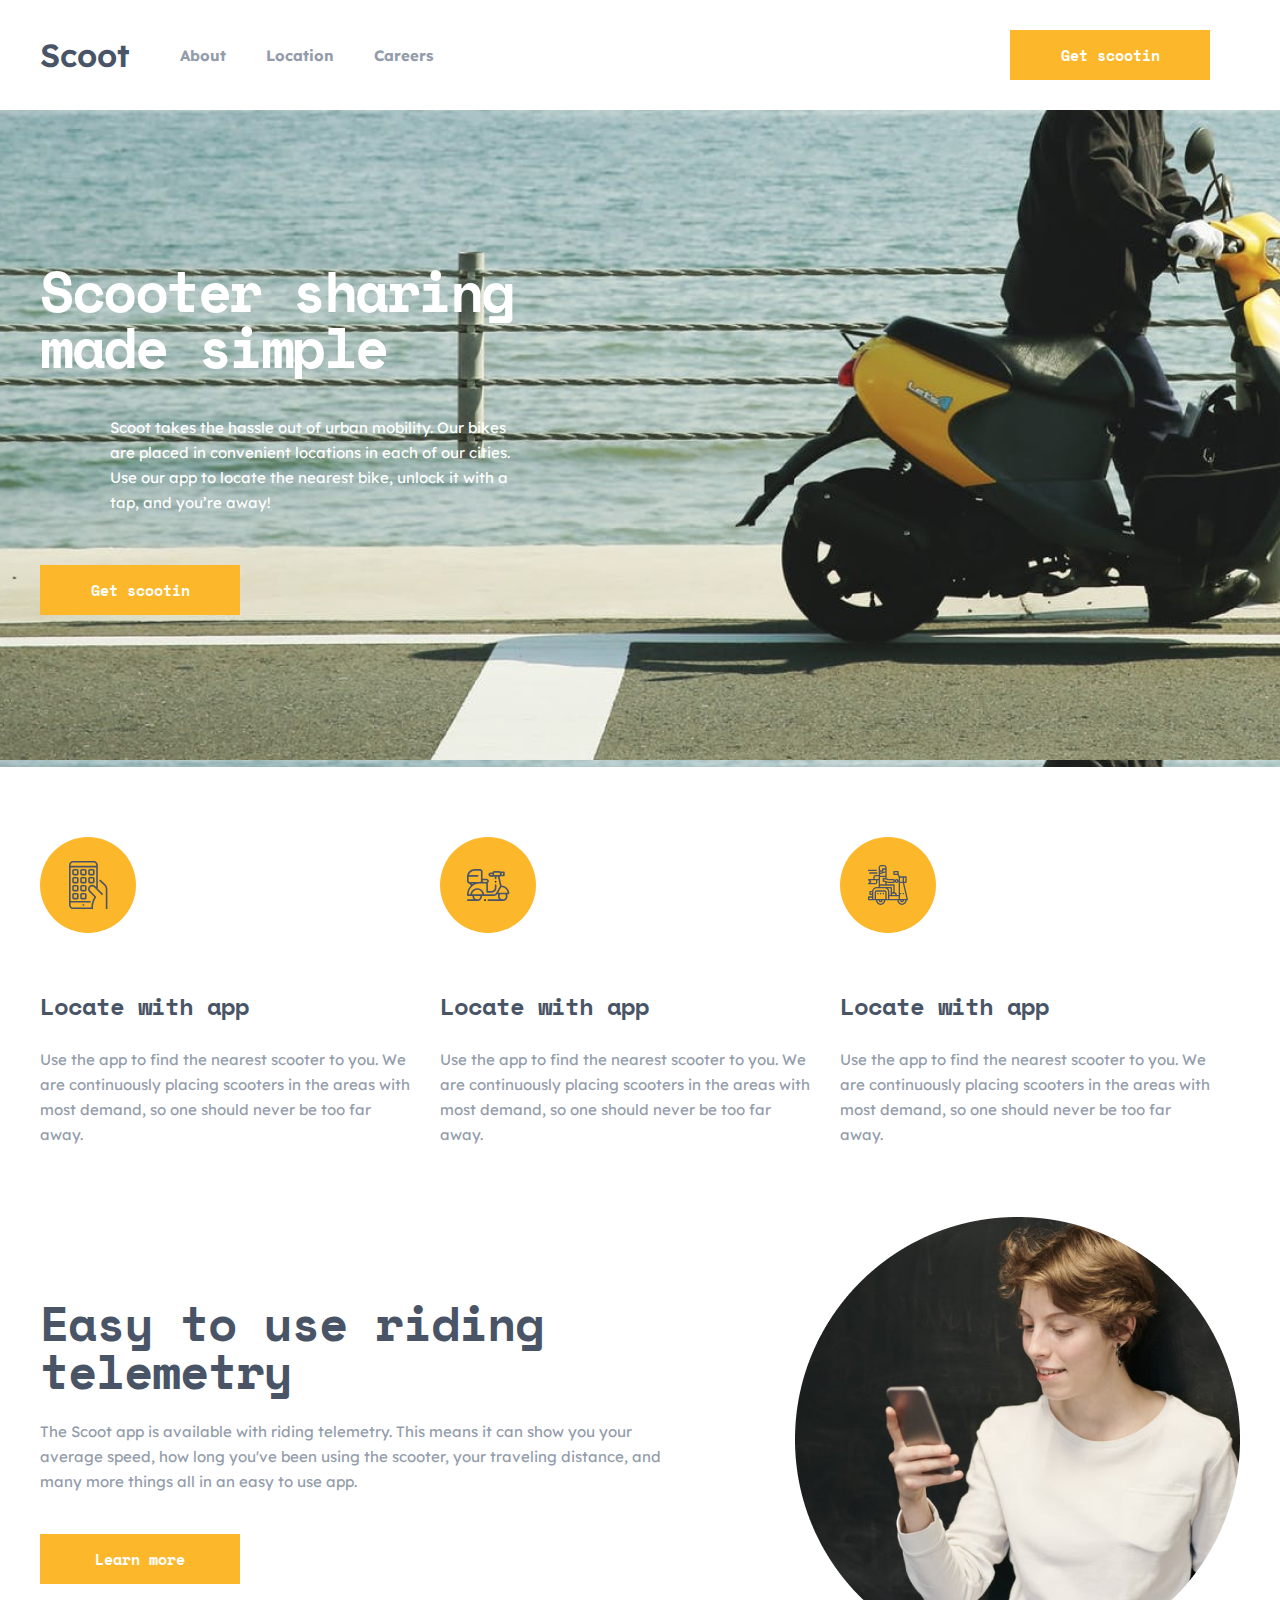
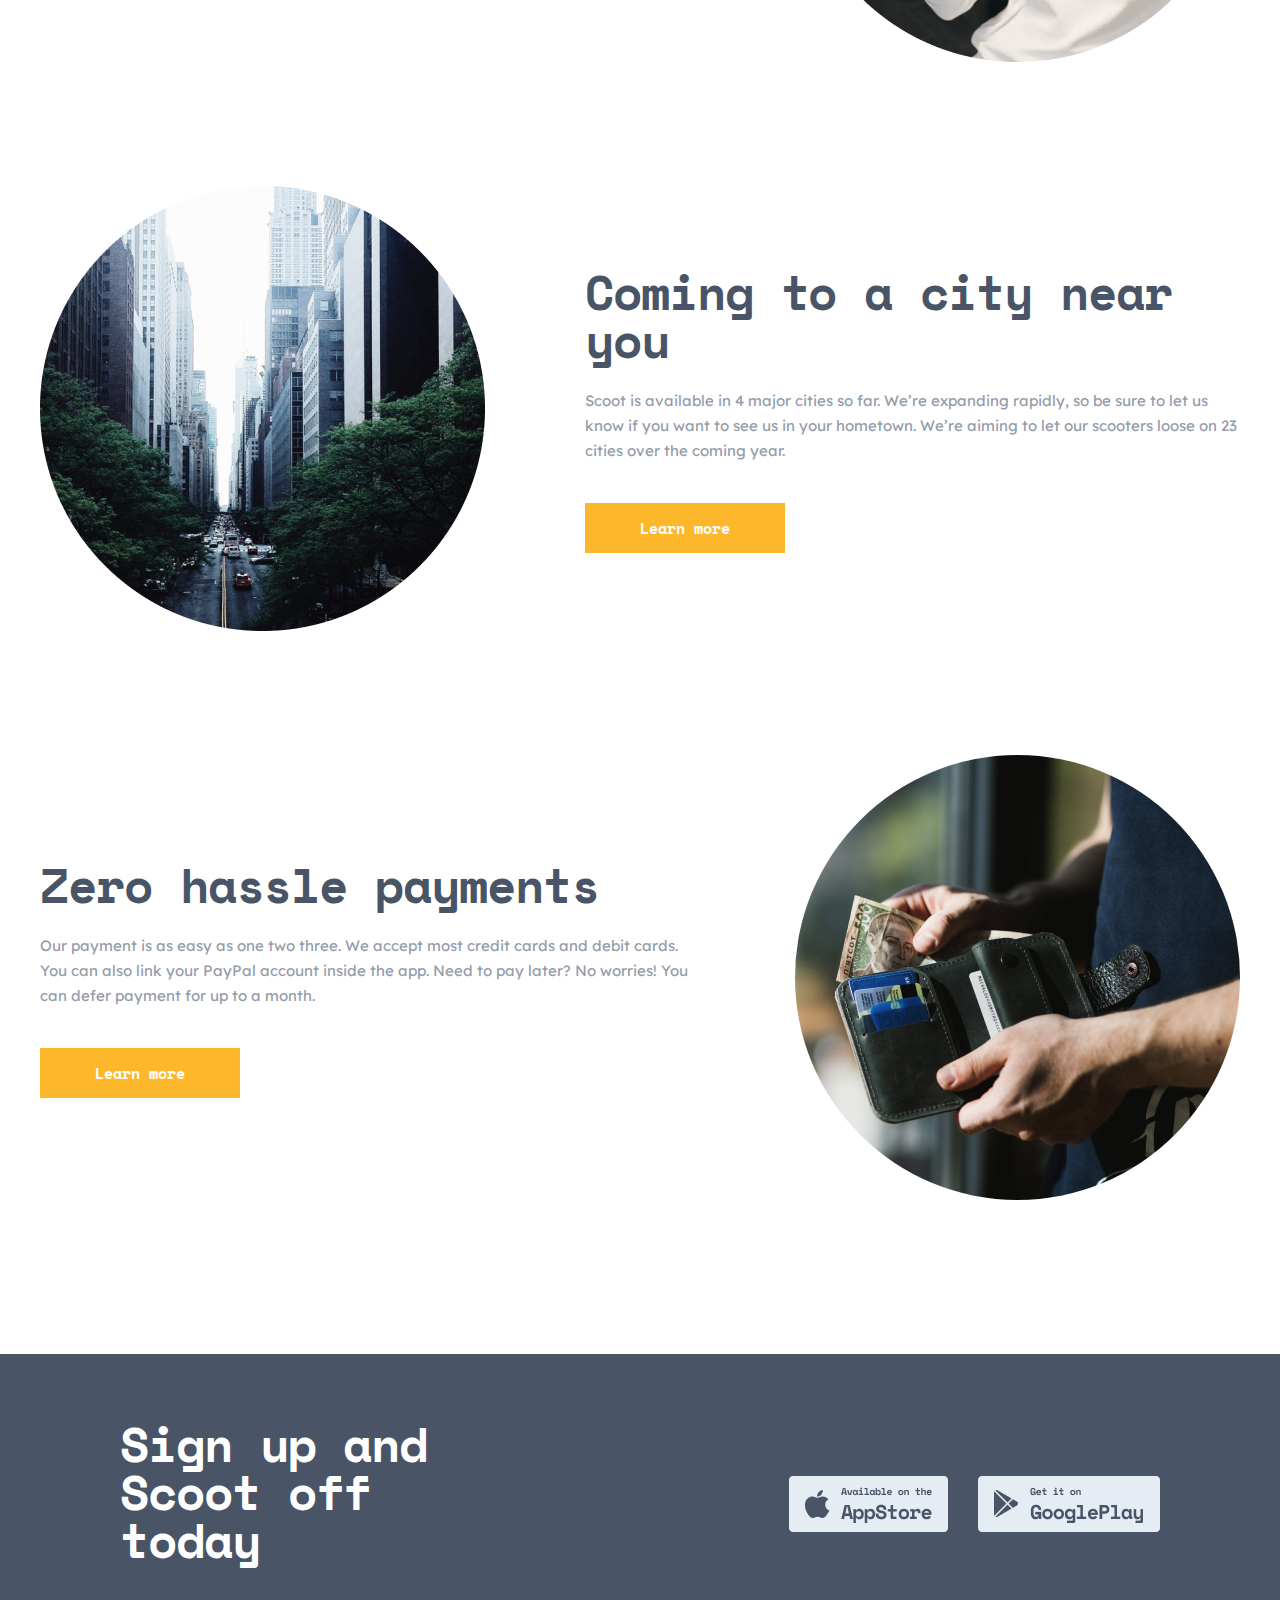
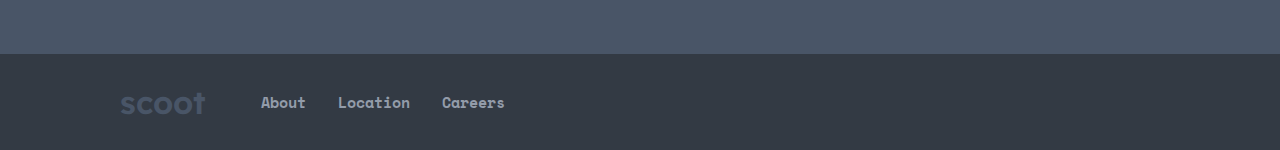
<file: lesson22/index.html>
<!DOCTYPE html>
<html lang="en">
<head>
     <meta charset="UTF-8">
     <meta name="viewport" content="width=device-width, initial-scale=1.0">
     <title>Document</title>
     <link rel="stylesheet" href="./main.css">
     <link rel="stylesheet"
      href="https://cdnjs.cloudflare.com/ajax/libs/font-awesome/6.4.2/css/all.min.css"
      integrity="sha512-z3gLpd7yknf1YoNbCzqRKc4qyor8gaKU1qmn+CShxbuBusANI9QpRohGBreCFkKxLhei6S9CQXFEbbKuqLg0DA=="
      crossorigin="anonymous"
      referrerpolicy="no-referrer"
    />
</head>
<body>
     <!-- Header -->
     <header class="header">
          <div class="container header-container">
               <div class="row">
                    <a href="./index.html"><h1 class="logo">scoot</h1></a>
                    <ul class="nav">
                         <li><a href="about.html">about</a></li>
                         <li><a href="#">location</a></li>
                         <li><a href="#">careers</a></li>
                    </ul>
               </div>
               <button class="main-btn">Get scootin</button>
          </div>
     </header>

     <!-- Home -->
     <section class="home">
          <div class="home-bg">
               <div class="container">
                    <div class="home-content">
                         <h1>Scooter sharing <br> made simple</h1>
                         <p>Scoot takes the hassle out of urban mobility. Our bikes <br> are placed in convenient locations in each of our cities. <br> Use our app to locate the nearest bike, unlock it with a <br>tap, and you’re away!</p>
                         <div class="main-btn">Get scootin</div>
                    </div>
               </div>
          </div>
     </section>

     <section class="info">
          <div class="container info-container">
               <div class="info-cards">
                    <div class="info-card">
                         <img src="./img/Group 8.svg" alt="">
                         <h3>Locate with app</h3>
                         <p>Use the app to find the nearest scooter to you. We are continuously placing scooters in the areas with most demand, so one should never be too far away. </p>
                    </div>
                    <div class="info-card">
                         <img src="./img/Group 9.svg" alt="">
                         <h3>Locate with app</h3>
                         <p>Use the app to find the nearest scooter to you. We are continuously placing scooters in the areas with most demand, so one should never be too far away. </p>
                    </div>
                    <div class="info-card">
                         <img src="./img/Group 10.svg" alt="">
                         <h3>Locate with app</h3>
                         <p>Use the app to find the nearest scooter to you. We are continuously placing scooters in the areas with most demand, so one should never be too far away. </p>
                    </div>
               </div>
          </div>
     </section>

     <!-- Items -->
     <section class="items">
          <div class="container items-container">
               <div class="items-card">
                    <div class="items-card__content">
                         <h3>Easy to use
                              riding telemetry</h3>
                              <p>The Scoot app is available with riding telemetry. This means it can show you your average speed, how long you've been using the scooter, your traveling distance, and many more things all in an easy to use app.</p>
                              <button class="main-btn">Learn more</button>
                    </div>
                    <div class="items-card__img">
                         <img src="./img/Group 33.jpg" alt="">
                    </div>
               </div>

               <div class="items-card">
                    <div class="items-card__img">
                         <img src="./img/Bitmap Copy.jpg" alt="">
                    </div>
                    <div class="items-card__content">
                         <h3>Coming to a city near you</h3>
                         <p>Scoot is available in 4 major cities so far. We’re expanding rapidly, so be sure to let us know if you want to see us in your hometown. We’re aiming to let our scooters loose on 23 cities over the coming year.</p>
                         <button class="main-btn">Learn more</button>
                    </div>
               </div>

               <div class="items-card">
                    <div class="items-card__content">
                         <h3>Zero hassle payments</h3>
                              <p>Our payment is as easy as one two three. We accept most credit cards and debit cards. You can also link your PayPal account inside the app. Need to pay later? No worries! You can defer payment for up to a month.</p>
                              <button class="main-btn">Learn more</button>
                    </div>
                    <div class="items-card__img">
                         <img  src="./img/Bitmap (2).png" alt="" class="bitmap">
                    </div>
               </div>
          </div>
     </section>

     <!-- Footer -->
     <footer class="footer">
          <d
          iv class=" footer-container">
               <div class="footer-content">
                    <h3>Sign up and Scoot off today</h3>
                    <div class="footer-images">
                         <img src="./img/Group 28.png" alt="">
                         <img src="./img/Group 28 Copy.png" alt="">
                    </div>
               </div>

               <div class="footer-nav">
                    <div class="footer-row">
                         <h3 class="logo">scoot</h3>
                    <ul class="footer-navbar">
                         <li><a href="#">about</a></li>
                         <li><a href="#">location</a></li>
                         <li><a href="#">careers</a></li>
                    </ul>
                    </div> 

                    <div class="footer-icons">
                         <i class="fa-brands fa-square-facebook"></i>
                         <i class="fa-brands fa-twitter"></i>
                         <i class="fa-brands fa-instagram"></i>
                    </div>
               </div>
          </d>
     </footer>
</body>
</html>
</file>
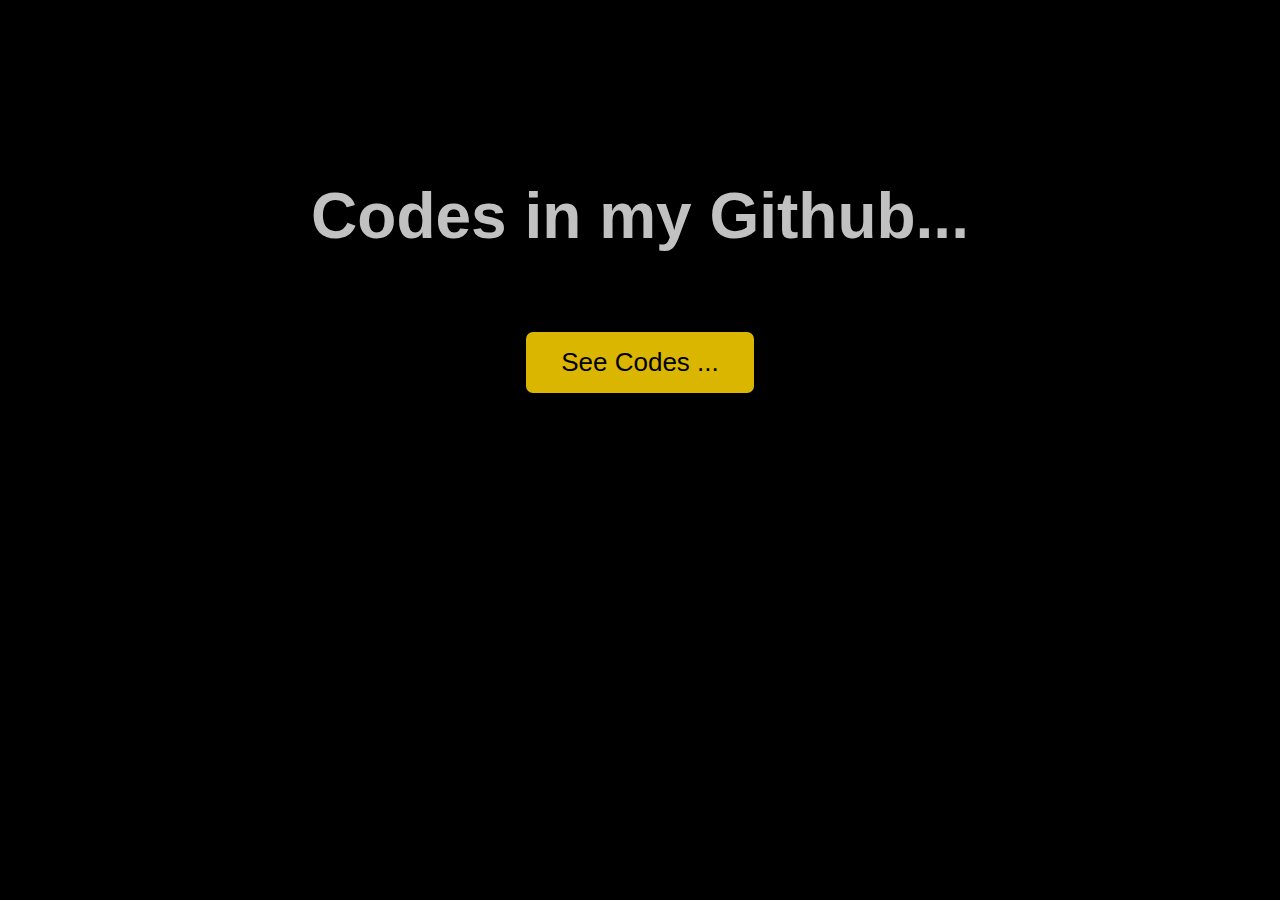
<file: Lesson26/index.html>
<!DOCTYPE html>
<html lang="en">
<head>
     <meta charset="UTF-8">
     <meta name="viewport" content="width=device-width, initial-scale=1.0">
     <title>Javascript</title>
     <script src="main.js"></script>
</head>
<body>
     <h1>Codes in my Github...</h1>
     <button><a href=""></a>See Codes ...</button>

     <style>
          a {
               list-style: none;
               text-decoration: none;
          }

          button {
               background-color: #dab600;
               outline: none;
               border: none;
               border-radius: 7px;
               padding: 15px 35px;
               color: #000;
               font-size: 26px;
               font-weight: 500;
          }
          button:hover {
               background-color: #000 ;
               color: #dab600;
               border: 1px solid #dab600;
               transition: all .4s ease-in-out;
               cursor: pointer;
          }
          body {
               display: flex;
               align-items: center;
               justify-content: center;
               max-height: 100vh;
               background-color: #000;
               margin-top: 150px;
               flex-direction: column;
               gap: 50px;
               font-family: sans-serif;
          }

          h1 {
               font-weight: 900;
               font-size: 64px;
               color: #c1c1c1;
               line-height: 46px;
          }
     </style>
</body>
</html>
</file>
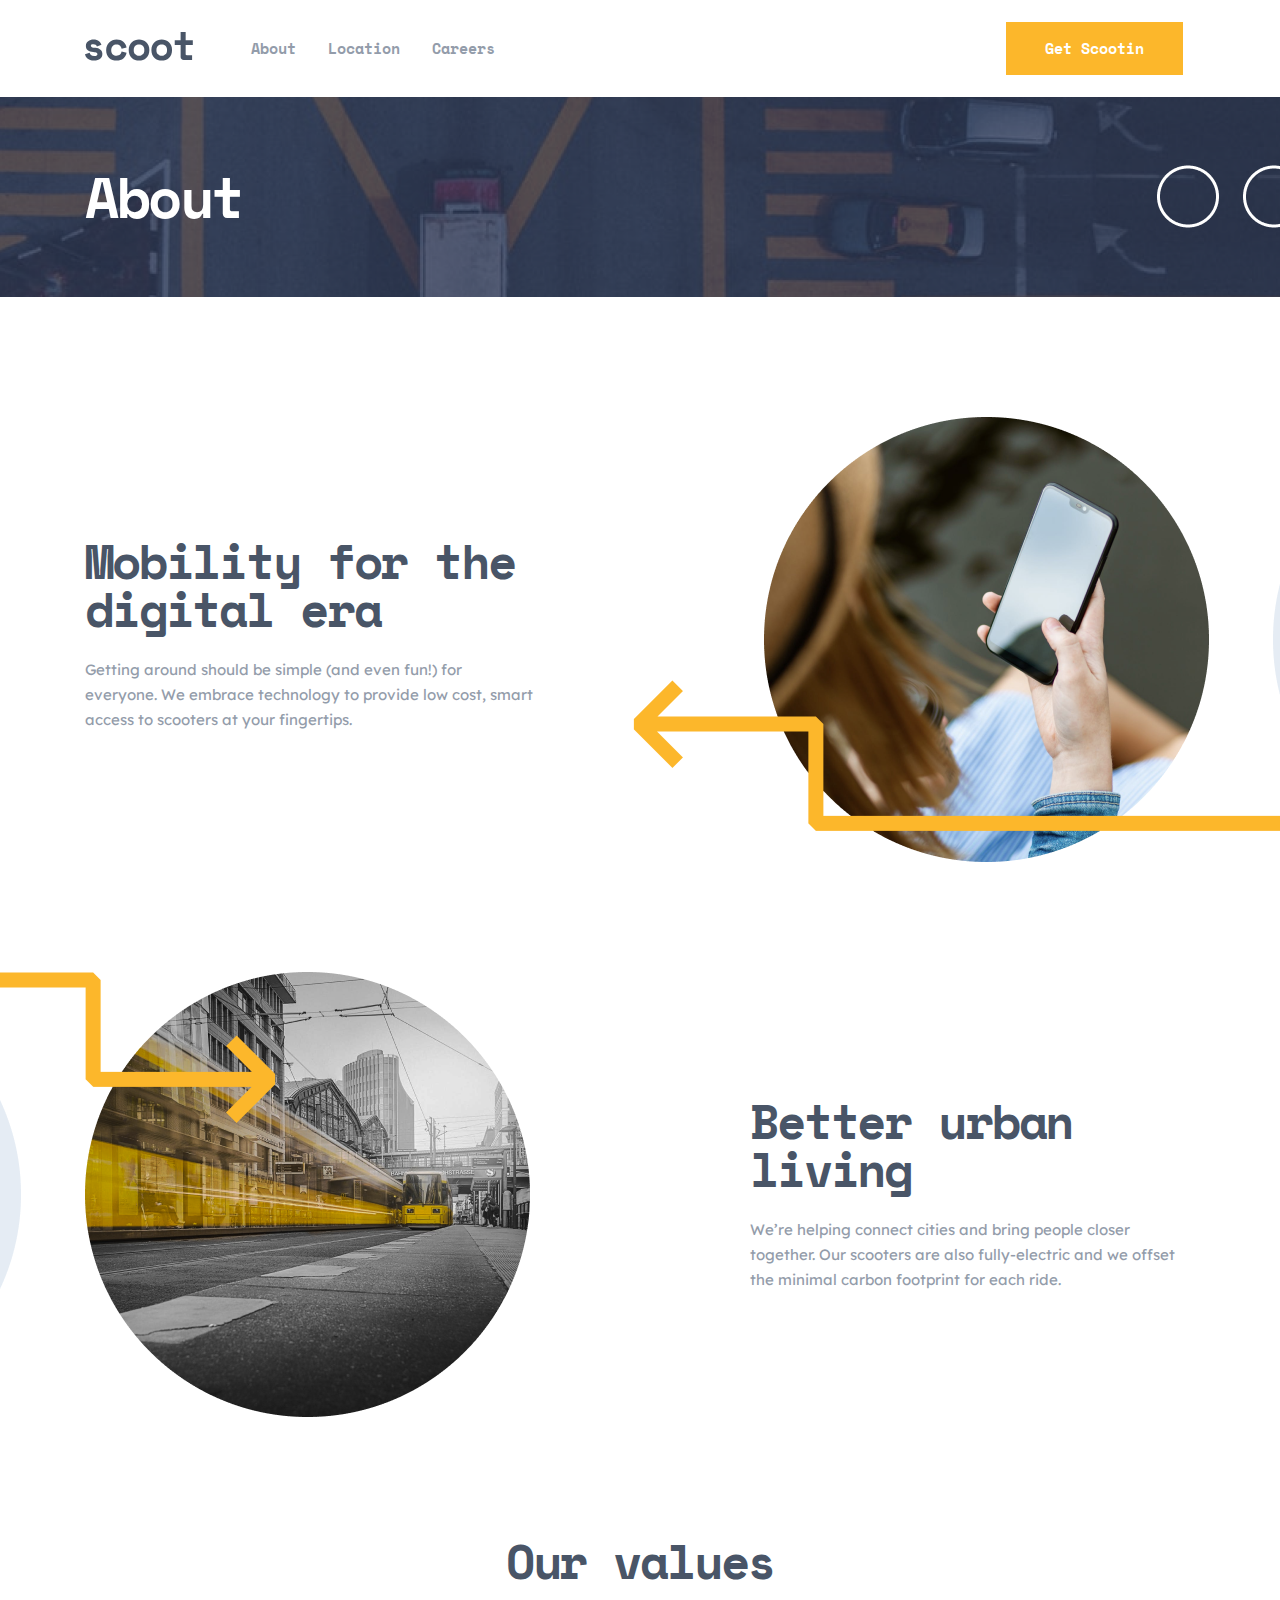
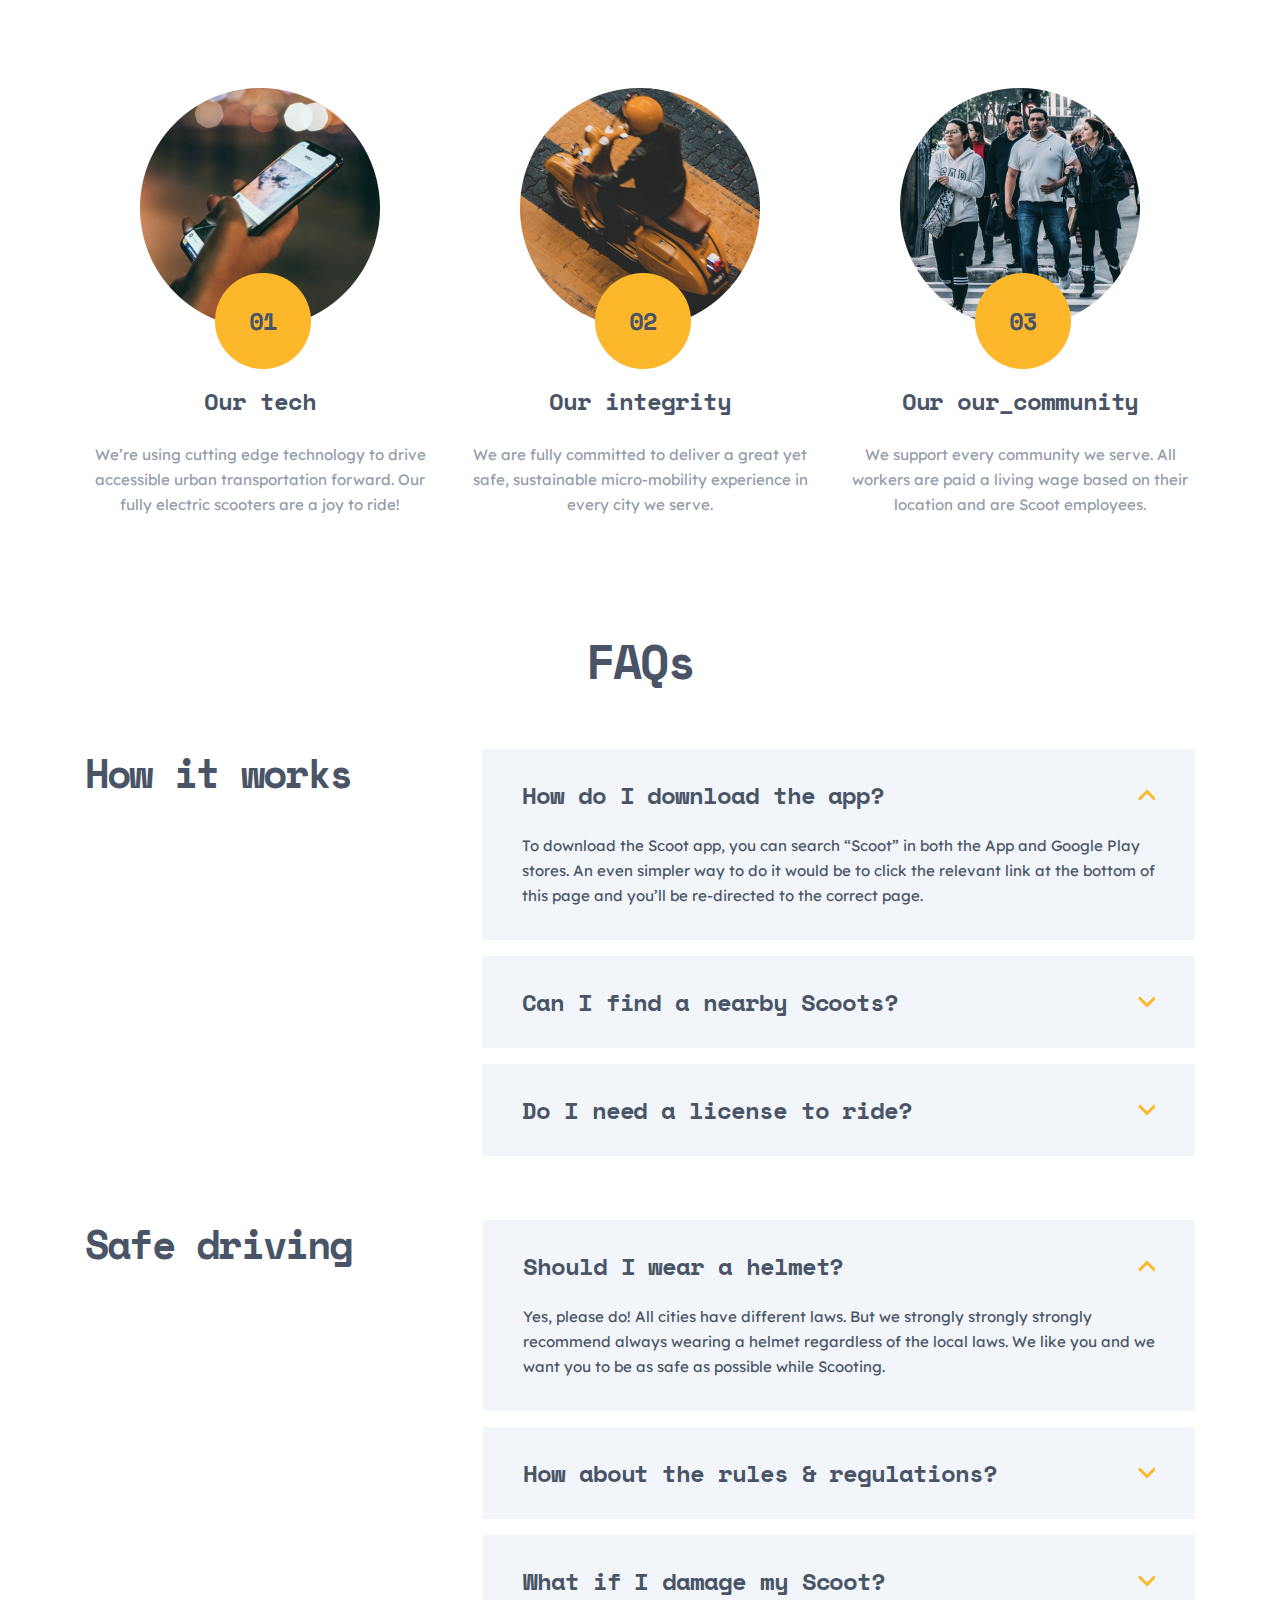
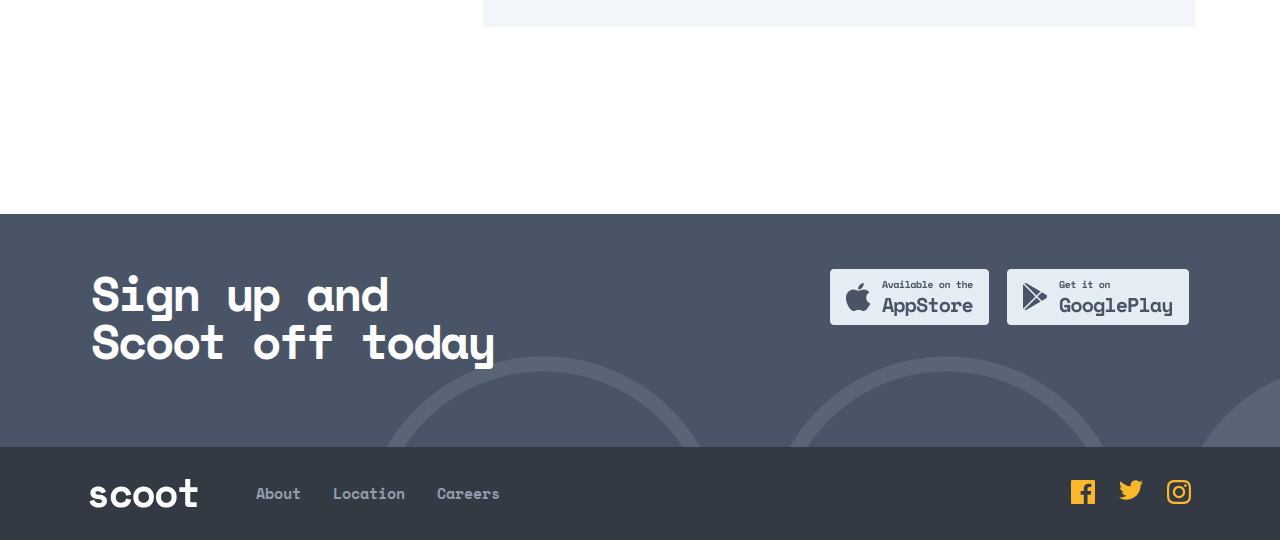
<file: lesson22/about.html>
<!DOCTYPE html>
<html lang="en">
<head>
    <meta charset="UTF-8">
    <meta name="viewport" content="width=device-width, initial-scale=1.0">
    <link rel="stylesheet" href="./about.css">
    <title>About Page</title>
</head>
<body>
    <header class="header">
        <div class="container header_container">
             <div class="header_row">
                   <a href="./index.html"> <img src="./img/header_logo.svg" alt="header_logo"></a>
                  <ul class="header_menu">
                       <li><a class="header_link" href="#">About</a></li>
                       <li><a class="header_link" href="#">Location</a></li>
                       <li><a class="header_link" href="#">Careers</a></li>
                  </ul>
             </div>
             <button class="header_btn">Get Scootin</button>
        </div>
   </header>
   <main>
        <section class="about_section">
            <div class="container">
                <h1>About</h1>
            </div>
        </section>
        <section class="mobility_section">
            <div class="container mobility_container">
                <div class="mobility_card">
                    <div class="mobility_box">
                        <h1>Mobility for the <br> digital era</h1>
                        <p>Getting around should be simple (and even fun!) for <br> everyone. We embrace technology to provide low cost, smart <br> access to scooters at your fingertips.</p>
                    </div>
                    <div class="mobility_box_img">
                        <img src="./img/mobility_img.png" alt="mobility_img">
                    </div>
                </div>
            </div>
        </section>
        <section class="urban_section">
            <div class="container">
                <div class="urban_card">
                    <div class="urban_box_img">
                        <img src="./img/better_img.png" alt="better_img">
                    </div>
                    <div class="urban_box">
                        <h1>Better urban <br> living</h1>
                        <p>We’re helping connect cities and bring people closer <br> together. Our scooters are also fully-electric and we offset <br> the minimal carbon footprint for each ride.</p>
                    </div>
                </div>
            </div>
        </section>
        <section class="values_section">
            <div class="container values_container">
                <h1>Our values</h1>
                <div class="values_card">
                    <div class="values_box">
                        <img class="main_img" src="./img/our_tech.png" alt="our_tech">
                        <img class="number_img" src="./img/01.png" alt="01">
                        <h3>Our tech</h3>
                        <p>We’re using cutting edge technology to drive <br> accessible urban transportation forward. Our <br> fully electric scooters are a joy to ride!</p>
                    </div>
                    <div class="values_box">
                        <img class="main_img" src="./img/our_integrity.png" alt="our_integrity">
                        <img class="number_img" src="./img/02.png" alt="02">
                        <h3>Our integrity</h3>
                        <p>We are fully committed to deliver a great yet <br> safe, sustainable micro-mobility experience in <br> every city we serve.</p>
                    </div>
                    <div class="values_box">
                        <img class="main_img" src="./img/our_community.png" alt="our_community">
                        <img class="number_img" src="./img/03.png" alt="03">
                        <h3>Our our_community</h3>
                        <p>We support every community we serve. All <br> workers are paid a living wage based on their <br> location and are Scoot employees.</p>
                    </div>
                </div>
            </div>
        </section>
        <section class="faq_section">
            <div class="container faq_container">
                <h1>FAQs</h1>
                <div class="faq_card">
                    <div class="faq_box">
                        <h1>How it works</h1>
                        <div class="faq_row">
                            <div class="faq_info">
                                <div class="faq_title">
                                    <h2>How do I download the app?</h2>
                                    <img src="./img/up_arrow.svg" alt="up_arrow">
                                </div>
                                <p>To download the Scoot app, you can search “Scoot” in both the App and Google Play <br> stores. An even simpler way to do it would be to click the relevant link at the bottom of <br> this page and you’ll be re-directed to the correct page.</p>
                            </div>
                            <div class="faq_info">
                                <div class="faq_title">
                                    <h2>Can I find a nearby Scoots?</h2>
                                    <img src="./img/down_arrow.svg" alt="down_arrow">
                                </div>
                            </div>
                            <div class="faq_info">
                                <div class="faq_title">
                                    <h2>Do I need a license to ride?</h2>
                                    <img src="./img/down_arrow.svg" alt="down_arrow">
                                </div>
                            </div>
                        </div>
                    </div>
                    <div class="faq_box">
                        <h1>Safe driving</h1>
                        <div class="faq_row">
                            <div class="faq_info">
                                <div class="faq_title">
                                    <h2>Should I wear a helmet?</h2>
                                    <img src="./img/up_arrow.svg" alt="up_arrow">
                                </div>
                                <p>Yes, please do! All cities have different laws. But we strongly strongly strongly <br> recommend always wearing a helmet regardless of the local laws. We like you and we <br> want you to be as safe as possible while Scooting.</p>
                            </div>
                            <div class="faq_info">
                                <div class="faq_title">
                                    <h2>How about the rules & regulations?</h2>
                                    <img src="./img/down_arrow.svg" alt="down_arrow">
                                </div>
                            </div>
                            <div class="faq_info">
                                <div class="faq_title">
                                    <h2>What if I damage my Scoot?</h2>
                                    <img src="./img/down_arrow.svg" alt="down_arrow">
                                </div>
                            </div>
                        </div>
                    </div>
                </div>
            </div>
        </section>
   </main>
   <footer class="footer">
            <div class="footer_card">
                <h1>Sign up and <br> Scoot off today</h1>
                <div class="footer_img">
                    <a href="#"><img src="./img/appstore.png" alt="appstore"></a>
                    <a href="#"><img src="./img/googleplay.png" alt="googleplay"></a>
                </div>
            </div>
            <nav class="footer_navbar">
                <img src="./img/footer_logo.svg" alt="footer_logo">
                <ul class="header_menu footer_menu">
                    <li><a class="header_link" href="#">About</a></li>
                    <li><a class="header_link" href="#">Location</a></li>
                    <li><a class="header_link" href="#">Careers</a></li>
               </ul>
               <div class="footer_icon">
                    <a href="#"><img src="./img/facebook.svg" alt="facebook"></a>
                    <a href="#"><img src="./img/twitter.svg" alt="twitter"></a>
                    <a href="#"><img src="./img/instagram.svg" alt="instagram"></a>
               </div>
            </nav>
   </footer>
</body>
</html>
</file>
<file: lesson22/main.css>
@import url('https://fonts.googleapis.com/css2?family=Lexend+Deca:wght@300;400;500;600;700&display=swap');

@import url('https://fonts.googleapis.com/css2?family=Lexend+Deca:wght@300;400;500;600;700&family=Space+Mono:wght@400;700&display=swap');

@import url('https://fonts.googleapis.com/css2?family=Lexend+Deca:wght@300;400;500;600;700&family=Space+Mono:wght@400;700&display=swap');

* {
     box-sizing: border-box;
     margin: 0;
     padding: 0;
}

.container {
     margin: 0 auto;
     max-width: 1200px;
}

a, li, ul {
     list-style: none;
     text-decoration: none;
     color: inherit;
     text-transform: capitalize;
}

button {
     border: none;
     outline: none;
}

/* Header ssection */
.header {
     padding: 30px 0;
}

.header-container {
     display: flex;
     align-items: center;
     justify-content: space-between;
}
.row {
     display: flex;
     gap: 50px;
}

.logo {
     color: #495567;
     font-size: 32px;
     font-family: Lexend deca;
     font-weight: 600;
}
.nav {
     display: flex;
     align-items: center;
     gap: 40px;
}

.nav a {
     color: #939CAA;
     font-size: 15px;
     font-weight: 700;
     font-family: Lexend deca;
}

.main-btn {
     background-color: #fcb72b;
     padding: 14px 39px;
     color: #fff;
     margin-right: 30px;
     font-size: 15px;
     font-family: space mono;
     font-weight: 700;
     width: 200px;
     text-align: center;
}

.main-btn:hover {
     color: #fcb72b;
     background-color: #fff;
     border: 1px solid #fcb72b;
     transition: all .3s ease;
     cursor: pointer;
}

/* Home */
.home-bg {
     background-repeat: no-repeat;
     background-position: center;
     background-size: cover;
     background: url(./img/Bitmap.png) #2F3B59;
}

.home-content {
     padding-top: 153px;
     padding-bottom: 152px;
}

.home-content h1  {
     color: #FFF;
     font-family: Space Mono;
     font-size: 56px;
     font-style: normal;
     font-weight: 700;
     line-height: 56px; /* 100% */
     letter-spacing: -2.5px;
}

.home-content p {
     padding-top: 40px;
     padding-left: 70px;
     color: #FFF;
     font-family: 'Lexend Deca';
     font-size: 15px;
     font-style: normal;
     font-weight: 400;
     line-height: 25px; /* 100% */
     padding-bottom: 50px;
}

/* Info  */
.info {
     padding-top: 70px;
}

.info-cards {
     display: flex;
     align-items: center;
     gap: 30px;
     padding-right: 30px;
}

.info-card img {
     padding-bottom: 55px;
}

.info-card h3 {
     padding-bottom: 27px;
     color: #495567;
     font-family: Space Mono;
     font-size: 24px;
     font-style: normal;
     font-weight: 700;
     line-height: 28px; /* 116.667% */
     letter-spacing: -1.071px;
}

.info-card P {
     color: #939CAA;
     font-family: Lexend Deca;
     font-size: 15px;
     font-style: normal;
     font-weight: 400;
     line-height: 25px; 
}

/* Items */
.items {
     padding-top: 70px;
}

.items-container {
     display: flex;
     flex-direction: column;
     gap: 120px;
}

.items-card {
     display: flex;
     align-items: center;
     gap: 100px;
}

.items-card h3 {
     padding-bottom: 24px;
     color: #495567;
     font-family: Space Mono;
     font-size: 48px;
     font-style: normal;
     font-weight: 700;
     line-height: 48px; /* 116.667% */
     letter-spacing: -1.071px;
}

.items-card P {
     color: #939CAA;
     font-family: Lexend Deca;
     font-size: 15px;
     font-style: normal;
     font-weight: 400;
     line-height: 25px; 
     padding-bottom: 40px;
}

.items-card__img .bitmap {
     border-radius: 50%;
}

/* Footer */
.footer {
     padding-top: 150px;
}

.footer-content {
     height: 300px;
     background: #495567;
     display: flex;
     justify-content: center;
     align-items: center;
     gap: 336px;
     padding: 0 120px;
}

.footer-content h3 {
     padding-bottom: 24px;
     color: #fff;
     font-family: Space Mono;
     font-size: 48px;
     font-style: normal;
     font-weight: 700;
     line-height: 48px; /* 116.667% */
     letter-spacing: -1.071px;
}

.footer-images {
     display: flex;
     align-items: center;
     justify-content: center;
     gap: 30px;
}


.footer-nav {
     display: flex;
     justify-content: space-between;
     align-items: center;
     background: #333A44;
     height: 96px;
     padding: 0 120px;
}

.footer-row {
     display: flex;
     gap: 55px;
}

.footer-navbar {
     display: flex;
     align-items: center;
     gap: 32px;
}

.footer-navbar a {
     color: #939CAA;
     font-family: Space Mono;
     font-size: 15px;
     font-style: normal;
     font-weight: 700;
     line-height: 25px;
}

.footer-icons {
     display: flex;
     gap: 30px;
     align-items: center;
}

.footer-icons i {
     color: #FCB72B;
     font-size: 24px;
}
</file>
<file: lesson22/about.css>
@font-face {
    font-family: 'Lexend Deca';
    src: url(./fonts/LexendDeca-Regular.ttf) format(truetype);
    font-weight: 400;
}

@font-face {
    font-family: 'Space Mono';
    src: url(./fonts/SpaceMono-Bold.ttf) format(truetype);
    font-weight: 700;
}




*{
    box-sizing: border-box;
    margin: 0;
    padding: 0;
}

ul{
    list-style: none;
}

a{
    text-decoration: none;
    color: inherit;
}

.container{
    width: 1110px;
    margin: 0 auto;
}


.header_container{
    display: flex;
    align-items: center;
    padding: 22px 0;
    gap: 511px;
}

.header_row{
    display: flex;
    align-items: center;
    gap: 58px;
}

.header_menu{
    display: flex;
    gap: 32px;
}

.header_link{
    font-family: Space Mono;
    font-size: 15px;
    font-weight: 700;
    line-height: 25px;
    color: #939CAA;
}


.header_btn{
    padding: 14px 39px;
    font-family: Space Mono;
    font-size: 15px;
    font-weight: 700;
    line-height: 25px;
    background-color: #FCB72B;
    color: #fff;
    border: none;
}

.header_btn:hover{
    color: #FCB72B;
    background-color: #fff;
    transition: 0.2s all linear;
    border: 1px solid #FCB72B;
}








.about_section{
    background-image: url(./img/about_bg_img.png);
    background-position: center;
    background-size: auto;
    background-repeat: no-repeat;
    height: 200px;
    margin-bottom: 120px;
}

.about_section h1{
    font-family: Space Mono;
    font-size: 56px;
    font-weight: 700;
    line-height: 56px;
    letter-spacing: -2.5px;
    color: #fff;
    padding-top: 72px;
}








.mobility_card{
    display: flex;
    margin-bottom: 240px;
}

.mobility_box h1{
    padding: 120px 0 24px;
    color: #495567;
    font-family: Space Mono;
    font-size: 48px;
    font-weight: 700;
    line-height: 48px;
    letter-spacing: -2.142857074737549px;
}

.mobility_box p{
    font-family: Lexend Deca;
    font-size: 15px;
    font-weight: 400;
    line-height: 25px;
    color: #939CAA;
}


.mobility_box_img{
    position: relative;
}

.mobility_box_img img{
    position: absolute;
    left: 100px;
}













.urban_card{
    display: flex;
    margin-bottom: 245px;
}

.urban_box_img{
    position: relative;
}

.urban_box_img img{
    position: absolute;
    left: -165px;
}

.urban_box{
    padding: 125px 0 0 665px;
}

.urban_box h1{
    color: #495567;
    font-family: Space Mono;
    font-size: 48px;
    font-weight: 700;
    line-height: 48px;
    letter-spacing: -2.142857074737549px;
}

.urban_box p{
    font-family: Lexend Deca;
    font-size: 15px;
    font-weight: 400;
    line-height: 25px;
    padding-top: 24px;
    color:#939CAA;
}








.values_container{
    margin-bottom: 120px;
}
.values_container h1{
    font-family: Space Mono;
    font-size: 48px;
    font-weight: 700;
    line-height: 48px;
    letter-spacing: -2.142857074737549px;
    text-align: center;
    color: #495567;
    margin-bottom: 48px;
}

.values_card{
    display: flex;
    gap: 30px;
}

.values_box{
    position: relative;
}

.values_box h3{
    font-family: Space Mono;
    font-size: 24px;
    font-weight: 700;
    line-height: 28px;
    letter-spacing: -1.0714285373687744px;
    text-align: center;
    color: #495567;
}

.values_box p{
    font-family: Lexend Deca;
    font-size: 15px;
    font-weight: 400;
    line-height: 25px;
    letter-spacing: 0px;
    text-align: center;
    color: #939CAA;
    padding-top: 27px;
}


.number_img{
    position: absolute;
    left: 130px;
    top: 240px;
}
.main_img{
    padding: 55px;
}








.faq_section{
    margin-bottom: 160px;
}

.faq_container > h1{
    padding-bottom: 64px;
    font-family: Space Mono;
    font-size: 48px;
    font-weight: 700;
    line-height: 48px;
    letter-spacing: -2.142857074737549px;
    text-align: center;
    color:#495567;
}

.faq_card{
    display: flex;
    flex-direction: column;
    gap: 64px;
}

.faq_box{
    display: flex;
    justify-content: space-between;
}


.faq_row{
    display: flex;
    flex-direction: column;
    gap: 16px;
}
.faq_info{
    padding: 32px 40px;
    background-color: #F2F5F9;
}


.faq_title{
    display: flex;
    justify-content: space-between;
}

.faq_box h1{
    font-family: Space Mono;
    font-size: 40px;
    font-weight: 700;
    line-height: 48px;
    letter-spacing: -1.7857142686843872px;
    color: #495567;
}
.faq_title h2{
    font-family: Space Mono;
    font-size: 24px;
    font-weight: 700;
    line-height: 28px;
    letter-spacing: -1.0714285373687744px;
    color: #495567;
}

.faq_info p{
    font-family: Lexend Deca;
    font-size: 15px;
    font-weight: 400;
    line-height: 25px;
    color: #495567;
    padding-top: 24px;
}






.footer{
    background-image: url(./img/footer_bg_img.png);
    background-position: center;
    background-repeat: no-repeat;
    background-size: auto;

}

.footer_card{
    display: flex;
    justify-content: center;
    gap: 336px;
    padding: 82px 0;
}

.footer_card h1{
    font-family: Space Mono;
    font-size: 48px;
    font-weight: 700;
    line-height: 48px;
    letter-spacing: -2.142857074737549px;
    color: #fff;
}

.footer_img{
    display: flex;
    gap: 18px;
}


.footer_navbar{
    display: flex;
    justify-content: center;
    align-items: center;
    background-color: #333A44;
    padding: 32px 168px;
}

.footer_menu{
    margin: 0 571px 0 58px;
}

.footer_icon{
    display: flex;
    gap: 24px;
}
</file>
